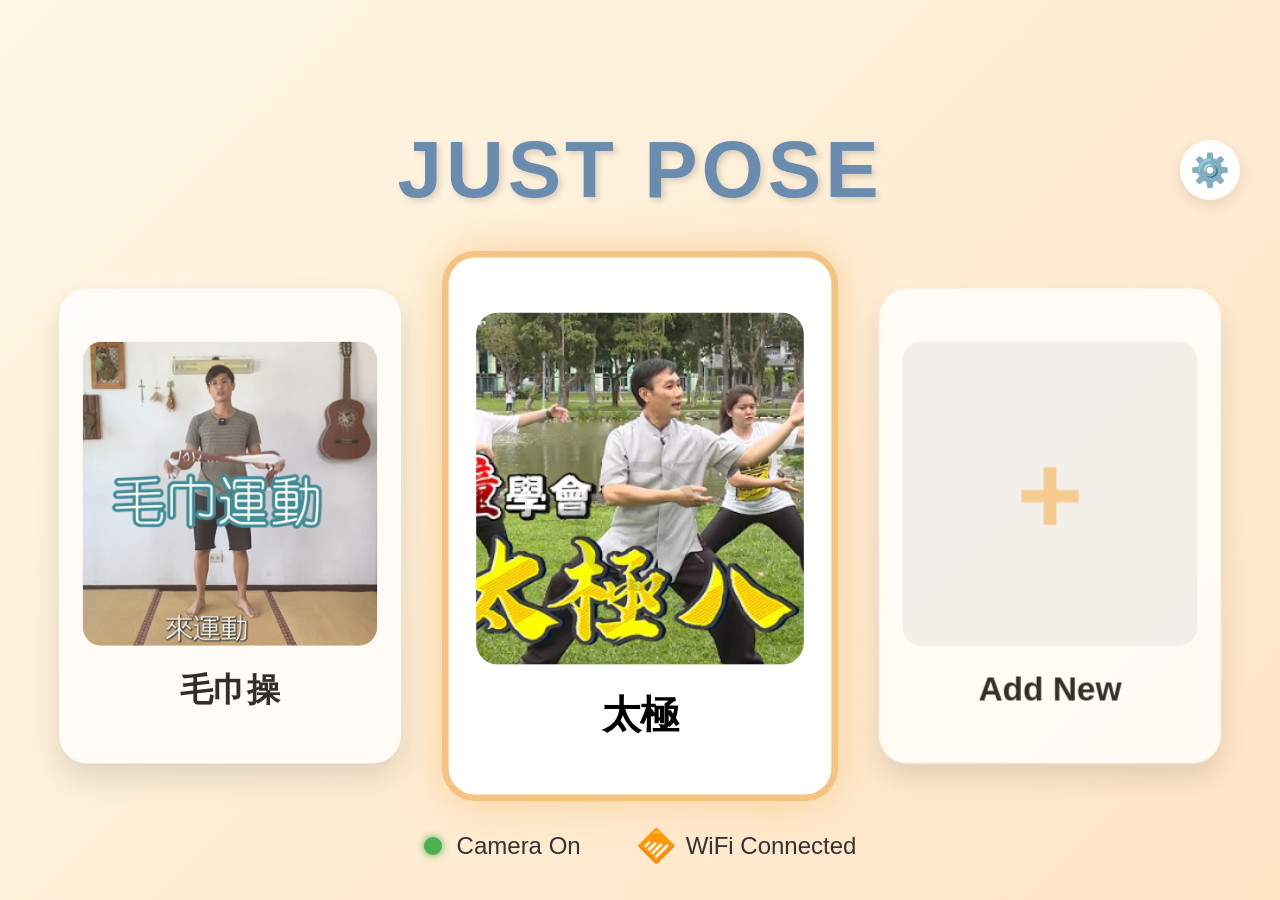
<file: UI_and_interface/index.html>
<!DOCTYPE html>
<html lang="zh-TW">
<head>
    <meta charset="UTF-8">
    <meta name="viewport" content="width=device-width, initial-scale=1.0">
    <title>Just Pose - Home</title>
    <link rel="stylesheet" href="./static/style.css">
</head>
<body>

    <header class="home-header">
        <h1 class="home-title">JUST POSE</h1>
        <a href="settings.html" class="settings-btn">⚙️</a>
    </header>

    <div class="card-container">
        <div class="card" id="card-0">
            <div class="loader-container">
                <svg class="loader-svg" width="120" height="120" viewBox="0 0 100 100">
                    <circle class="loader-bg" cx="50" cy="50" r="45"></circle>
                    <circle class="loader-progress" cx="50" cy="50" r="45"></circle>
                </svg>
            </div>
            <div class="card-img-placeholder">
                <img src="./static/towel.png" alt="毛巾操">
            </div>
            <div class="card-title">毛巾操</div>
        </div>

        <div class="card active" id="card-1">
            <div class="loader-container">
                <svg class="loader-svg" width="120" height="120" viewBox="0 0 100 100">
                    <circle class="loader-bg" cx="50" cy="50" r="45"></circle>
                    <circle class="loader-progress" cx="50" cy="50" r="45"></circle>
                </svg>
            </div>
            <div class="card-img-placeholder">
                <img src="./static/taichi.png" alt="太極">
            </div>
            <div class="card-title">太極</div>
        </div>

        <div class="card" id="card-2">
            <div class="loader-container">
                <svg class="loader-svg" width="120" height="120" viewBox="0 0 100 100">
                    <circle class="loader-bg" cx="50" cy="50" r="45"></circle>
                    <circle class="loader-progress" cx="50" cy="50" r="45"></circle>
                </svg>
            </div>
            <div class="card-img-placeholder">
                <span class="add-icon">+</span>
            </div>
            <div class="card-title">Add New</div>
        </div>
    </div>

    <div class="footer-status">
        <div class="status-item">
            <span class="dot"></span> <span id="camera-status">Camera On</span>
        </div>
        <div class="status-item">
            <span style="transform: rotate(45deg);">📶</span> WiFi Connected
        </div>
    </div>

    <div id="virtual-hand"></div>

    <script>
        let activeIndex = 1; 
        const cards = document.querySelectorAll('.card');
        const statusText = document.getElementById('camera-status'); 
        const virtualHand = document.getElementById('virtual-hand');
        const dot = document.querySelector('.dot');

        // === 狀態開關 ===
        let isSystemActive = false; 
        let confirmTimer = null;
        const CONFIRM_DURATION = 3000; //
        
        // 圓周長常數 (2 * PI * 45)
        const CIRCUMFERENCE = 283; 

        const ws = new WebSocket("ws://localhost:8000/ws");

        ws.onopen = () => {
            console.log("已連線到 Python 後端");
            dot.style.backgroundColor = "#00FF00";
            dot.style.boxShadow = "0 0 15px #00FF00";
        };

        ws.onmessage = (event) => {
            const data = JSON.parse(event.data);
            
            if (data.status) statusText.innerText = data.status;

            // ===  只要有游標數據，就確保系統啟動 ===
            if (data.hand_x !== undefined && data.hand_x !== -100) {
                virtualHand.style.display = 'block';
                virtualHand.style.left = data.hand_x + '%';
                virtualHand.style.top = data.hand_y + '%'; 
                console.log("系統啟動中... 游標位置:", data.hand_x, data.hand_y);
                // 如果系統還沒啟動，或是游標剛回來，就啟動計時器
                if (!isSystemActive) {
                    console.log("偵測到手勢，系統啟動！");
                    isSystemActive = true;
                    startConfirmationTimer();
                }
            } else {
                // 如果手不見了 (hand_x 可能傳回 -100 或 undefined)
                if (isSystemActive) {
                    virtualHand.style.display = 'none';
                    isSystemActive = false;
                    resetConfirmationTimer(); // 手放下就暫停倒數
                }
            }

            // 處理左右切換
            if (data.action === "left") moveSelection(-1);
            else if (data.action === "right") moveSelection(1);
        };

        function moveSelection(direction) {
            let nextIndex = activeIndex;

            if (direction === -1 && activeIndex > 0) {
                nextIndex--;
            } else if (direction === 1 && activeIndex < cards.length - 1) {
                nextIndex++;
            }

            // 如果沒有換卡片，就什麼都不做 (讓計時器繼續跑)
            if (nextIndex === activeIndex) return;

            // 真的換了卡片 -> 重置舊的 -> 更新索引 -> 開始新的
            resetConfirmationTimer(); 
            activeIndex = nextIndex;  
            updateSelection();
            
            if (isSystemActive) {
                startConfirmationTimer();
            }
        }

        function updateSelection() {
            cards.forEach((card, index) => {
                if (index === activeIndex) card.classList.add('active');
                else card.classList.remove('active');
            });
        }

        // === 轉圈圈動畫===
        function startConfirmationTimer() {
            if (!isSystemActive) return;

            const activeCard = cards[activeIndex];
            const progressCircle = activeCard.querySelector('.loader-progress');

            
            progressCircle.style.strokeDasharray = CIRCUMFERENCE;
            
            // 先重置 (設為全滿或全空，這裡設為 283 代表隱藏/空)
            progressCircle.style.transition = 'none';
            progressCircle.style.strokeDashoffset = CIRCUMFERENCE; 
            
            // 強制瀏覽器重繪 (Reflow)，確保上面的 none transition 生效
            progressCircle.getBoundingClientRect(); 

            // 開始動畫
            setTimeout(() => {
                progressCircle.style.transition = `stroke-dashoffset ${CONFIRM_DURATION}ms linear`;
                progressCircle.style.strokeDashoffset = '0'; // 跑到 0 代表轉滿一圈
            }, 50);

            // 設定跳轉
            confirmTimer = setTimeout(() => {
                console.log("確認選擇！跳轉中...");
                
                // 視覺回饋：轉滿後閃爍一下或變色 (可選)
                progressCircle.style.stroke = "#00FF00"; 

                // 根據 index 決定去哪 (這裡示範都去 game.html，你可以改)
                if(activeIndex === 0) window.location.href = "/game.html?video=towel";
                if(activeIndex === 1) window.location.href = "/game.html?video=taichi";
                if(activeIndex === 2) console.log("新增模式...");

            }, CONFIRM_DURATION);
        }

        function resetConfirmationTimer() {
            if (confirmTimer) {
                clearTimeout(confirmTimer);
                confirmTimer = null;
            }

            // 重置所有卡片的圈圈
            cards.forEach(card => {
                const progress = card.querySelector('.loader-progress');
                progress.style.transition = 'none';
                progress.style.strokeDashoffset = CIRCUMFERENCE; // 歸零
                progress.style.stroke = ""; // 復原顏色
            });
        }
        
        // 鍵盤除錯用
        document.addEventListener('keydown', (e) => {
            if (!isSystemActive) { isSystemActive = true; startConfirmationTimer(); } // 鍵盤動一下也算啟動
            if (e.key === 'ArrowLeft') moveSelection(-1);
            if (e.key === 'ArrowRight') moveSelection(1);
        });
    </script>
</body>
</html>
</file>
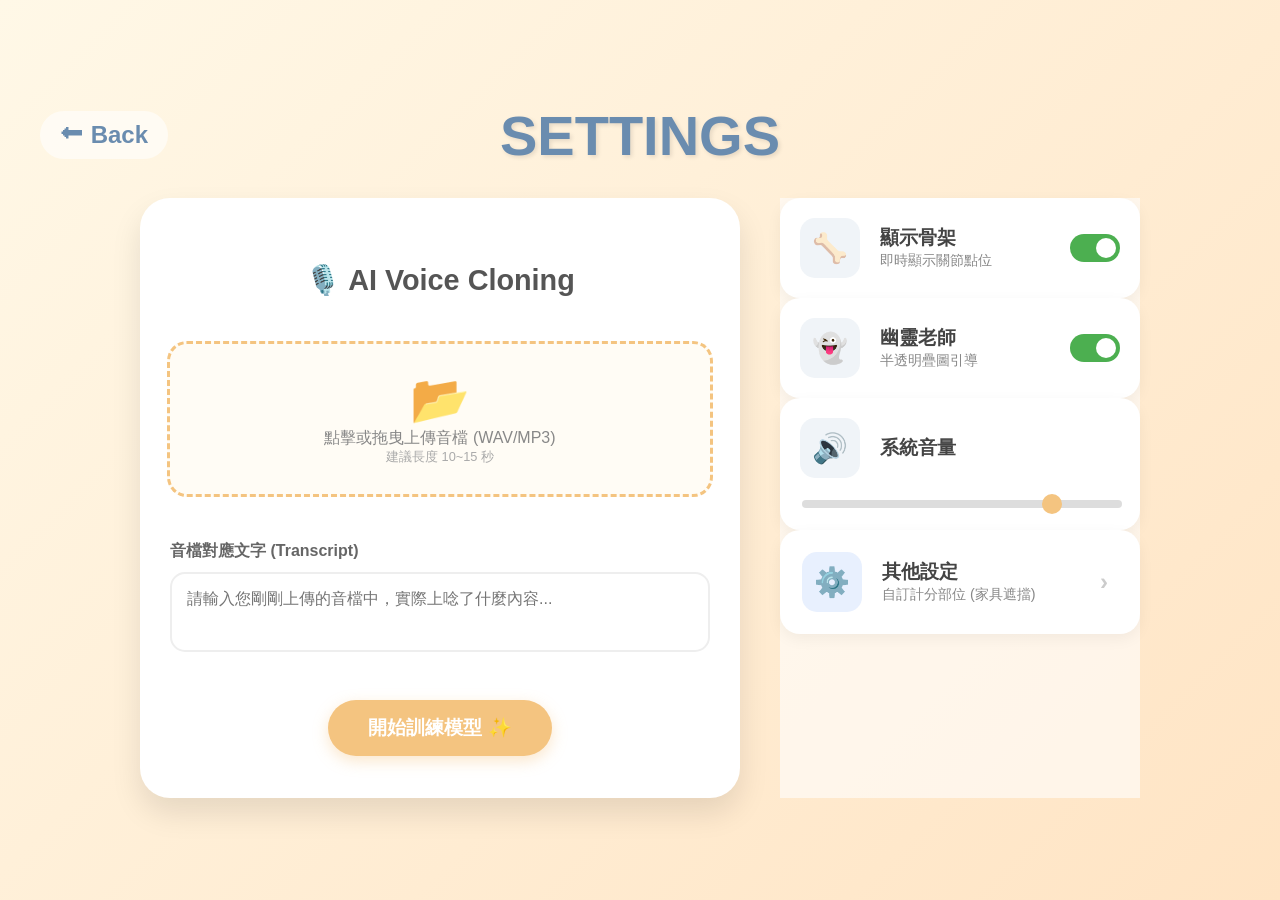
<file: UI_and_interface/setting.html>
<!DOCTYPE html>
<html lang="zh-TW">
<head>
    <meta charset="UTF-8">
    <meta name="viewport" content="width=device-width, initial-scale=1.0">
    <title>Just Pose - Settings</title>
    <link rel="stylesheet" href="./static/style.css">
</head>
<body>
    <header class="settings-header">
        <a href="index.html" class="back-btn">⬅ Back</a>
        <h1>SETTINGS</h1>
    </header>

    <div class="main-container">
        <div class="panel left-panel">
            <h2>🎙️ AI Voice Cloning</h2>
            <div class="upload-zone" onclick="document.getElementById('fileInput').click()">
                <div style="font-size: 3rem;">📂</div>
                <div>點擊或拖曳上傳音檔 (WAV/MP3)</div>
                <div style="font-size: 0.8rem; color: #aaa;">建議長度 10~15 秒</div>
                <input type="file" id="fileInput" style="display: none;" accept="audio/*">
            </div>
            <div class="text-input-area">
                <div style="margin-bottom: 10px; font-weight: bold; color: #666;">音檔對應文字 (Transcript)</div>
                <textarea placeholder="請輸入您剛剛上傳的音檔中，實際上唸了什麼內容..."></textarea>
            </div>
            <button class="action-btn">開始訓練模型 ✨</button>
        </div>

        <div class="right-panel">
            <div class="setting-card">
                <div class="icon-box">🦴</div>
                <div class="setting-content">
                    <div class="setting-title">顯示骨架</div>
                    <div style="font-size: 0.9rem; color: #888;">即時顯示關節點位</div>
                </div>
                <label class="toggle-switch"><input type="checkbox" checked><span class="slider"></span></label>
            </div>

            <div class="setting-card">
                <div class="icon-box">👻</div>
                <div class="setting-content">
                    <div class="setting-title">幽靈老師</div>
                    <div style="font-size: 0.9rem; color: #888;">半透明疊圖引導</div>
                </div>
                <label class="toggle-switch"><input type="checkbox" checked><span class="slider"></span></label>
            </div>

            <div class="setting-card" style="flex-direction: column; align-items: flex-start;">
                <div style="display: flex; align-items: center; gap: 20px; width: 100%;">
                    <div class="icon-box">🔊</div>
                    <div class="setting-title">系統音量</div>
                </div>
                <input type="range" min="0" max="100" value="80" class="volume-slider">
            </div>

            <div class="setting-card hover-effect" style="cursor: pointer; border: 2px solid transparent;">
                <div class="icon-box" style="background-color: #E8F0FE; color: #1967D2;">⚙️</div>
                <div class="setting-content">
                    <div class="setting-title">其他設定</div>
                    <div style="font-size: 0.9rem; color: #888;">自訂計分部位 (家具遮擋)</div>
                </div>
                <div style="font-size: 1.5rem; color: #ccc; font-weight: bold; margin-right: 10px;">›</div>
            </div>
        </div>
    </div>
</body>
</html>
</file>
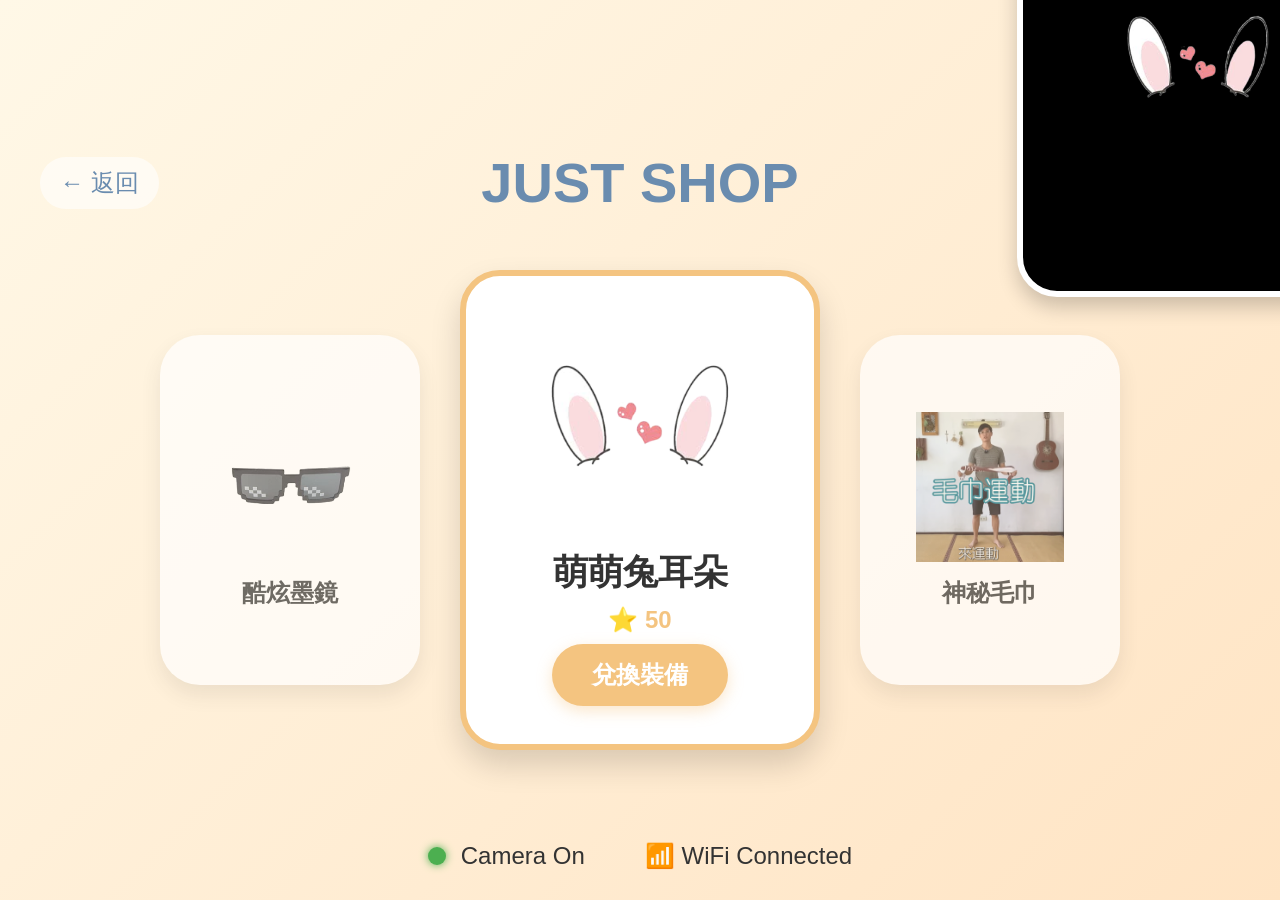
<file: UI_and_interface/shop.html>
<!DOCTYPE html>
<html lang="zh-TW">
<head>
    <meta charset="UTF-8">
    <meta name="viewport" content="width=device-width, initial-scale=1.0">
    <title>Just Pose - 造型商城</title>
    <style>
        /* ========== 全局設計 (對齊 Lobby 風格) ========== */
        body {
            margin: 0; padding: 0; font-family: 'Segoe UI', sans-serif;
            background: linear-gradient(135deg, #FFF8E7 0%, #FFE4C4 100%); /* 溫馨米黃 */
            height: 100vh; display: flex; flex-direction: column; align-items: center; justify-content: center;
            color: #333; overflow: hidden;
        }

        /* 頂部導覽列 */
        header { width: 100%; position: absolute; top: 150px; text-align: center; }
        .back-btn {
            position: absolute; left: 40px; top: 50%; transform: translateY(-50%);
            font-size: 1.5rem; color: #6A8CAF; background: rgba(255,255,255,0.6); 
            border-radius: 30px; border: none; cursor: pointer; padding: 10px 20px; transition: 0.3s;
        }
        .back-btn:hover { background: white; box-shadow: 0 5px 15px rgba(0,0,0,0.1); }
        h1 { color: #6A8CAF; font-weight: 900; margin: 0; font-size: 3.5rem; }
        .stars-display {
            position: absolute; right: 40px; top: 50%; transform: translateY(-50%);
            font-size: 1.8rem; font-weight: bold; color: #F4C480; background: white;
            padding: 10px 25px; border-radius: 30px; box-shadow: 0 5px 15px rgba(0,0,0,0.1);
        }

        /* ========== 商城佈局 ========== */
        .shop-layout {
            display: flex; align-items: center; justify-content: center; gap: 40px;
            width: 95%; max-width: 1300px; margin-top: 120px; /* 留空間給飄浮的預覽框 */
        }

        /* 統一卡片樣式 */
        .shop-card {
            background: white; border-radius: 40px; 
            display: flex; flex-direction: column; align-items: center; justify-content: center;
            box-shadow: 0 10px 20px rgba(0,0,0,0.1); cursor: pointer; transition: 0.3s;
            padding: 20px; text-align: center; box-sizing: border-box;
        }

        /* 側邊卡片：左右對齊的關鍵 */
        .side-card { width: 260px; height: 350px; opacity: 0.7; }
        .side-card:hover { transform: scale(1.05); opacity: 1; }
        
        /* 中間主卡片 */
        .center-card {
            width: 360px; height: 480px; border: 6px solid #F4C480;
            box-shadow: 0 15px 30px rgba(0,0,0,0.15); position: relative;
        }

        /* 右側群組 (預覽 + 卡片) */
        .right-group { position: relative; display: flex; flex-direction: column; align-items: center; }

        /* 造型預覽框 (絕對定位，往上移動) */
        .preview-card {
            width: 350px; height: 350px; border-radius: 40px; background: #000;
            position: absolute; top: -400px; /* 往上飄移 */
            /*往右*/ left: 130%; transform: translateX(-50%);
            overflow: hidden; border: 6px solid #fff; box-shadow: 0 10px 20px rgba(0,0,0,0.2);
        }
        #webcam { width: 100%; height: 100%; object-fit: cover; transform: scaleX(-1); }
        #fixed-filter { 
            position: absolute; top: 10%; left: 50%; transform: translateX(-50%); 
            width: 50%; pointer-events: none; 
        }

        /* 內容樣式 */
        .item-img { width: 150px; height: 150px; object-fit: contain; margin-bottom: 15px; }
        .center-card .item-img { width: 220px; height: 220px; }
        .item-title { font-size: 1.5rem; font-weight: bold; color: #333; }
        .item-price { font-size: 1.5rem; color: #F4C480; font-weight: bold; margin: 10px 0; }
        
        .buy-btn {
            background-color: #F4C480; color: white; border: none; padding: 15px 40px;
            font-size: 1.5rem; border-radius: 50px; cursor: pointer; font-weight: bold;
            box-shadow: 0 5px 15px rgba(244, 196, 128, 0.4);
        }

        /* 底部狀態列 */
        .footer-status {
            position: absolute; bottom: 30px; width: 90%; display: flex;
            justify-content: center; gap: 60px; font-size: 1.5rem; font-weight: 500;
        }
        .status-item { display: flex; align-items: center; gap: 15px; }
        .dot { width: 18px; height: 18px; background-color: #4CAF50; border-radius: 50%; box-shadow: 0 0 8px #4CAF50; }
    </style>
</head>
<body>

    <header>
        <button class="back-btn" onclick="window.location.href='/index.html'">← 返回</button>
        <h1>JUST SHOP</h1>
        <div class="stars-display">⭐ 150</div>
    </header>

    <div class="shop-layout">
        
        <div class="shop-card side-card" onclick="moveCarousel(-1)">
            <img id="left-img" src="static/sunglasses.png" class="item-img" alt="商品">
            <div id="left-title" class="item-title">酷炫墨鏡</div>
        </div>

        <div class="shop-card center-card">
            <img id="center-img" src="static/rabbit.png" class="item-img" alt="商品">
            <div id="center-title" class="item-title" style="font-size: 2.2rem;">萌萌兔耳朵</div>
            <div id="center-price" class="item-price">⭐ 50</div>
            <button class="buy-btn" onclick="buyCurrentItem()">兌換裝備</button>
        </div>

        <div class="right-group">
            <div class="preview-card">
                <video id="webcam" autoplay playsinline></video>
                <img id="fixed-filter" src="static/rabbit.png" alt="濾鏡">
            </div>

            <div class="shop-card side-card" onclick="moveCarousel(1)">
                <img id="right-img" src="static/towel.png" class="item-img" alt="商品">
                <div id="right-title" class="item-title">神秘毛巾</div>
            </div>
        </div>

    </div>

    <div class="footer-status">
        <div class="status-item"><span class="dot"></span> Camera On</div>
        <div class="status-item">📶 WiFi Connected</div>
    </div>

    <script>
        async function startWebcam() {
            try {
                const stream = await navigator.mediaDevices.getUserMedia({ video: true });
                document.getElementById('webcam').srcObject = stream;
            } catch (err) {
                console.error("無法存取攝影機：", err);
            }
        }
        window.onload = startWebcam;

        const shopItems = [
            { name: '萌萌兔耳朵', price: 50, img: 'static/rabbit.png' },
            { name: '酷炫黑墨鏡', price: 80, img: 'static/sunglasses.png' },
            { name: '神秘毛巾', price: 150, img: 'static/towel.png' }
        ];

        let currentIndex = 0;

        function moveCarousel(direction) {
            currentIndex = (currentIndex + direction + shopItems.length) % shopItems.length;
            
            let leftIndex = (currentIndex - 1 + shopItems.length) % shopItems.length;
            let rightIndex = (currentIndex + 1) % shopItems.length;

            // 更新中間
            document.getElementById('center-title').innerText = shopItems[currentIndex].name;
            document.getElementById('center-price').innerText = "⭐ " + shopItems[currentIndex].price;
            document.getElementById('center-img').src = shopItems[currentIndex].img;

            // 更新左右
            document.getElementById('left-title').innerText = shopItems[leftIndex].name;
            document.getElementById('left-img').src = shopItems[leftIndex].img;
            document.getElementById('right-title').innerText = shopItems[rightIndex].name;
            document.getElementById('right-img').src = shopItems[rightIndex].img;
        }

        function buyCurrentItem() {
            alert("🎉 兌換成功！「" + shopItems[currentIndex].name + "」已解鎖。");
        }
    </script>
</body>
</html>
</file>
<file: UI_and_interface/static/style.css>
/* static/style.css */

/* ========== 全局共用設定 (Global) ========== */
body {
    margin: 0;
    padding: 0;
    font-family: 'Segoe UI', Tahoma, Geneva, Verdana, sans-serif;
    background: linear-gradient(135deg, #FFF8E7 0%, #FFE4C4 100%);
    height: 100vh;
    display: flex;
    flex-direction: column;
    align-items: center;
    justify-content: center;
    color: #333;
    overflow: hidden;
}

header {
    margin-bottom: 30px; /* 設定頁較小 */
    text-align: center;
    position: relative;
    width: 100%;
}

/* 主頁面標題比較大，另外用 id 或 class 覆寫，這裡先設通用 */
h1 {
    color: #6A8CAF;
    font-weight: 900;
    margin: 0;
    text-shadow: 2px 2px 4px rgba(0,0,0,0.1);
}

/* 返回按鈕 (設定頁用) */
.back-btn {
    position: absolute;
    left: 40px;
    top: 50%;
    transform: translateY(-50%);
    font-size: 1.5rem;
    color: #6A8CAF;
    text-decoration: none;
    font-weight: bold;
    padding: 10px 20px;
    background: rgba(255,255,255,0.6);
    border-radius: 30px;
    transition: all 0.2s;
}
.back-btn:hover { background: white; box-shadow: 0 5px 15px rgba(0,0,0,0.1); }

/* ========== index.html 專用樣式 ========== */

/* 首頁的大標題 */
.home-header { margin-bottom: 60px; }
.home-title { font-size: 5rem; letter-spacing: 4px; text-shadow: 3px 3px 6px rgba(0,0,0,0.15); }

/* 設定按鈕 (首頁右上角) */
.settings-btn {
    position: absolute;
    top: 0; /* 相對於 header */
    right: 40px;
    top: 50%;
    transform: translateY(-50%);
    font-size: 2rem;
    text-decoration: none;
    background: white;
    width: 60px;
    height: 60px;
    border-radius: 50%;
    display: flex;
    align-items: center;
    justify-content: center;
    box-shadow: 0 5px 15px rgba(0,0,0,0.1);
    transition: transform 0.2s;
}
.settings-btn:hover { transform: scale(1.1) translateY(-50%); }

.card-container {
    display: flex;
    gap: 50px;
    align-items: center;
    perspective: 1000px;
}

.card {
    background: white;
    border-radius: 30px;
    width: 360px;
    height: 500px;
    display: flex;
    flex-direction: column;
    align-items: center;
    justify-content: center;
    box-shadow: 0 15px 30px rgba(0,0,0,0.15);
    transition: all 0.3s ease;
    position: relative;
    padding: 25px;
    box-sizing: border-box;
}

.card-img-placeholder {
    width: 100%;
    height: 320px;
    border-radius: 20px;
    overflow: hidden;
    margin-bottom: 25px;
    display: flex;
    align-items: center;
    justify-content: center;
    background-color: #f0f0f0;
}

.card-img-placeholder img { width: 100%; height: 100%; object-fit: cover; }

.card-title {
    font-size: 2.2rem;
    font-weight: bold;
    color: #000;
    text-align: center;
    line-height: 1.2;
}

/* Active 狀態 */
.card.active {
    transform: scale(1.1);
    border: 6px solid #F4C480;
    box-shadow: 0 0 40px rgba(244, 196, 128, 0.7);
    z-index: 10;
}
.card:not(.active) { opacity: 0.8; transform: scale(0.95); }

.add-icon { font-size: 120px; color: #F4C480; font-weight: bold; }

.footer-status {
    position: absolute;
    bottom: 40px;
    width: 90%;
    display: flex;
    justify-content: center;
    gap: 60px;
    font-size: 1.5rem;
    color: #333;
    font-weight: 500;
}

.status-item { display: flex; align-items: center; gap: 15px; }
.dot {
    width: 18px; height: 18px;
    background-color: #4CAF50;
    border-radius: 50%;
    box-shadow: 0 0 8px #4CAF50;
}

/* 虛擬手部游標 */
#virtual-hand {
    position: absolute;
    width: 80px; height: 80px;
    background-image: url('./hand.png'); /* 注意：CSS在static裡，所以直接找同層級圖片 */
    background-size: contain;
    background-repeat: no-repeat;
    pointer-events: none;
    z-index: 100;
    transition: top 0.1s, left 0.1s;
    transform: translate(-30%, -30%);
    display: none;
}

/* ========== settings.html 專用樣式 ========== */

.settings-header h1 { font-size: 3.5rem; }

.main-container {
    display: flex;
    gap: 40px;
    width: 80%;
    max-width: 1000px;
    height: 600px;
}

.panel {
    background: white;
    border-radius: 30px;
    padding: 30px;
    box-shadow: 0 15px 30px rgba(0,0,0,0.1);
    display: flex;
    flex-direction: column;
}

.left-panel { flex: 3; align-items: center; justify-content: space-around; }
.right-panel { flex: 2; gap: 20px; background: rgba(255,255,255,0.6); box-shadow: none; }

h2 { color: #555; margin-bottom: 20px; font-size: 1.8rem; }

.upload-zone {
    width: 100%; height: 150px;
    border: 3px dashed #F4C480;
    border-radius: 20px;
    display: flex; flex-direction: column; align-items: center; justify-content: center;
    color: #888; cursor: pointer; transition: 0.3s; background: #FFFCF5;
}
.upload-zone:hover { background: #FFF0D4; border-color: #E0A860; }

.text-input-area { width: 100%; margin-top: 20px; }
textarea {
    width: 100%; height: 80px; border-radius: 15px; border: 2px solid #EEE;
    padding: 15px; font-size: 1rem; resize: none; box-sizing: border-box;
    font-family: inherit;
}
textarea:focus { outline: none; border-color: #F4C480; }

.action-btn {
    background-color: #F4C480; color: white; border: none; padding: 15px 40px;
    font-size: 1.2rem; border-radius: 50px; cursor: pointer; font-weight: bold;
    box-shadow: 0 5px 15px rgba(244, 196, 128, 0.4); margin-top: 20px;
    transition: transform 0.1s;
}
.action-btn:active { transform: scale(0.95); }

/* 設定小卡片 */
.setting-card {
    background: white; border-radius: 20px; padding: 20px;
    display: flex; align-items: center; gap: 20px;
    box-shadow: 0 5px 15px rgba(0,0,0,0.05); transition: transform 0.2s;
}
.setting-card:hover { transform: translateY(-3px); }
.hover-effect:hover { border: 2px solid #6A8CAF !important; background-color: #F8FBFF; }

.icon-box {
    width: 60px; height: 60px; background: #F0F4F8; border-radius: 15px;
    display: flex; align-items: center; justify-content: center; font-size: 1.8rem;
}
.setting-content { flex: 1; }
.setting-title { font-size: 1.2rem; font-weight: bold; color: #444; }

/* Toggle Switch */
.toggle-switch { position: relative; width: 50px; height: 28px; display: inline-block; }
.toggle-switch input { opacity: 0; width: 0; height: 0; }
.slider { position: absolute; cursor: pointer; top: 0; left: 0; right: 0; bottom: 0; background-color: #ccc; border-radius: 34px; transition: .4s; }
.slider:before { position: absolute; content: ""; height: 20px; width: 20px; left: 4px; bottom: 4px; background-color: white; border-radius: 50%; transition: .4s; }
input:checked + .slider { background-color: #4CAF50; }
input:checked + .slider:before { transform: translateX(22px); }

/* Volume Slider */
.volume-slider { width: 100%; height: 8px; background: #ddd; border-radius: 5px; outline: none; -webkit-appearance: none; }
.volume-slider::-webkit-slider-thumb { -webkit-appearance: none; width: 20px; height: 20px; border-radius: 50%; background: #F4C480; cursor: pointer; }

/* ========== 新增：讀取圈圈 (Loader) 動畫樣式 ========== */

.loader-container {
    position: absolute;
    top: 50%;
    left: 50%;
    transform: translate(-50%, -50%);
    width: 120px;
    height: 120px;
    pointer-events: none; /* 重要：讓滑鼠/手勢可以穿透它點到卡片 */
    display: none;        /* 預設隱藏 */
    z-index: 20;
}

/* 當卡片被選中 (active) 時，才顯示圈圈 */
.card.active .loader-container {
    display: block;
}

.loader-svg circle {
    fill: none;
    stroke-width: 8;
    stroke-linecap: round;
    transform: rotate(-90deg); /* 讓起點從正上方開始 */
    transform-origin: 50% 50%;
}

/* 底部灰色軌道 */
.loader-bg {
    stroke: rgba(0, 0, 0, 0.1);
}

/* 進度條 (橘色) */
.loader-progress {
    stroke: #F4C480;
    stroke-dasharray: 283; /* 圓周長 2*PI*R (R=45) => ~283 */
    stroke-dashoffset: 283; /* 283 代表全空，0 代表全滿 */
    /* transition 會由 JS 動態控制，這裡先不寫 */
}
</file>
